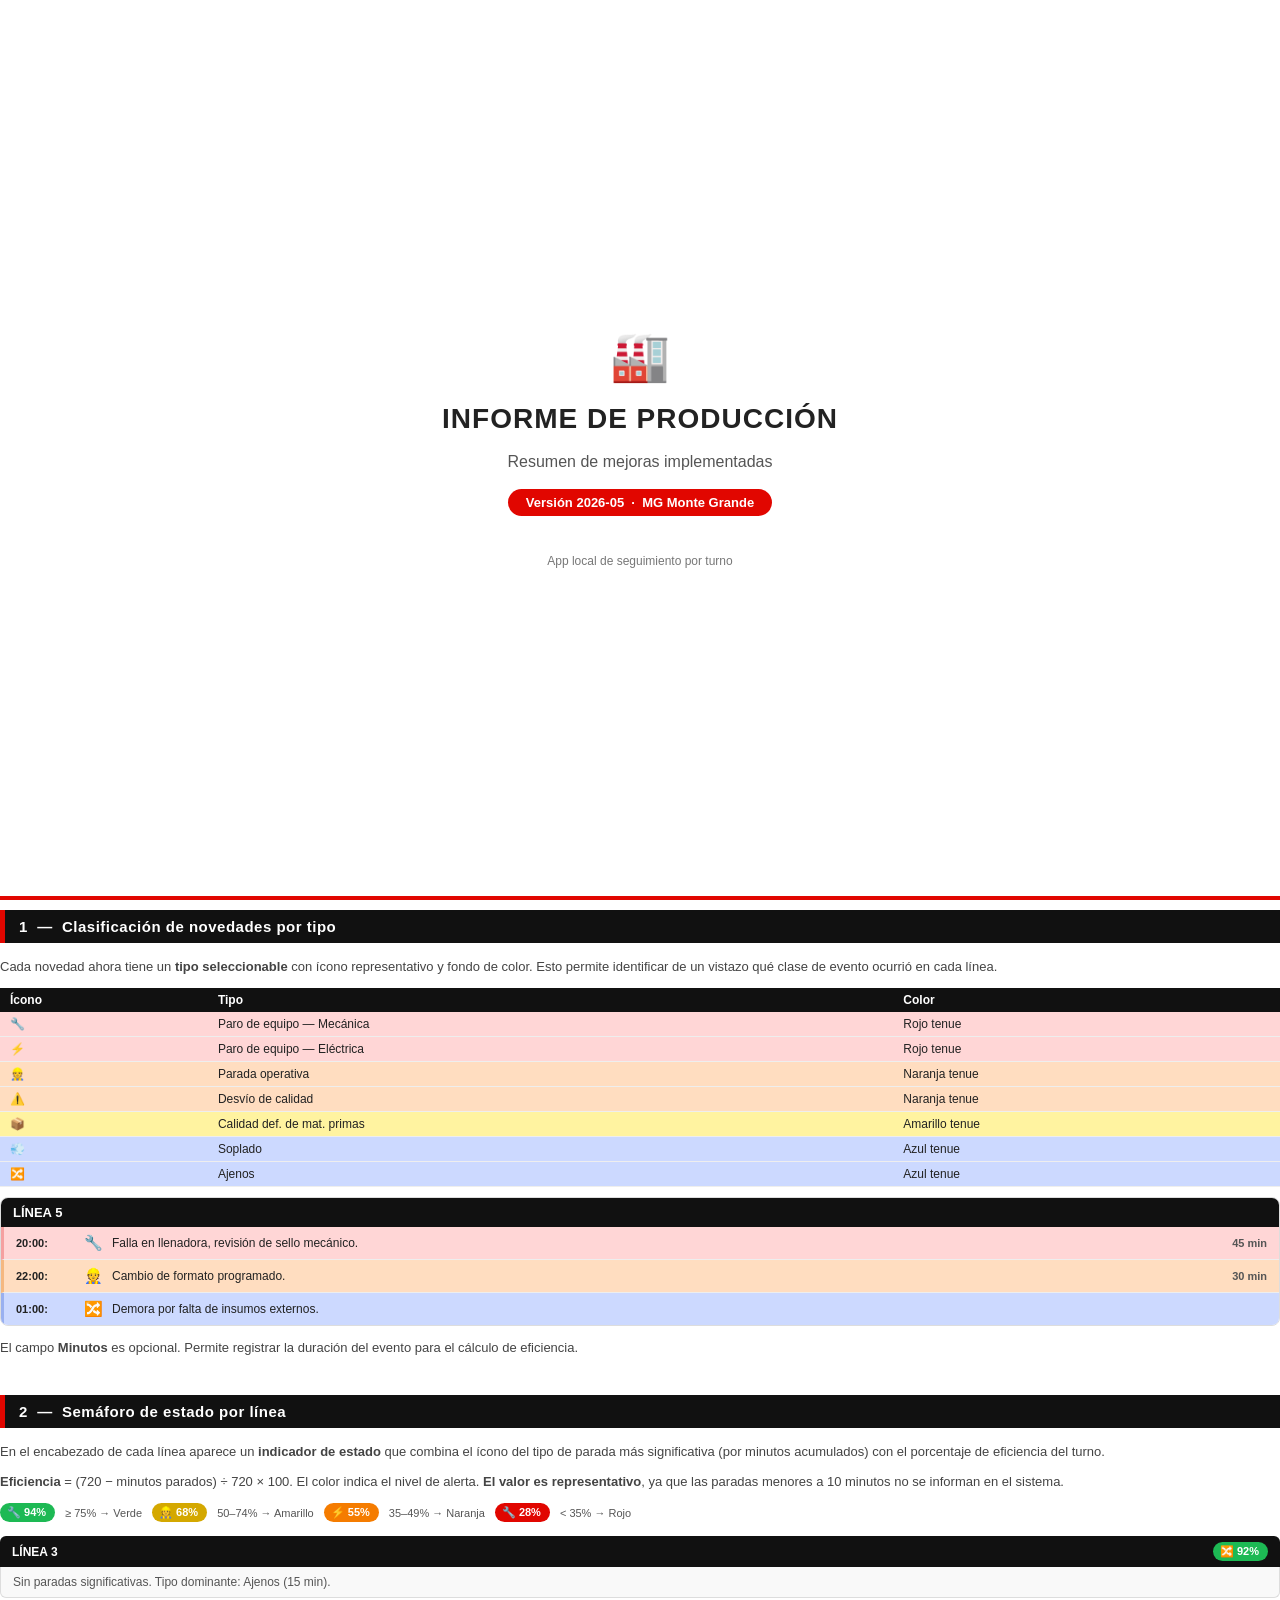
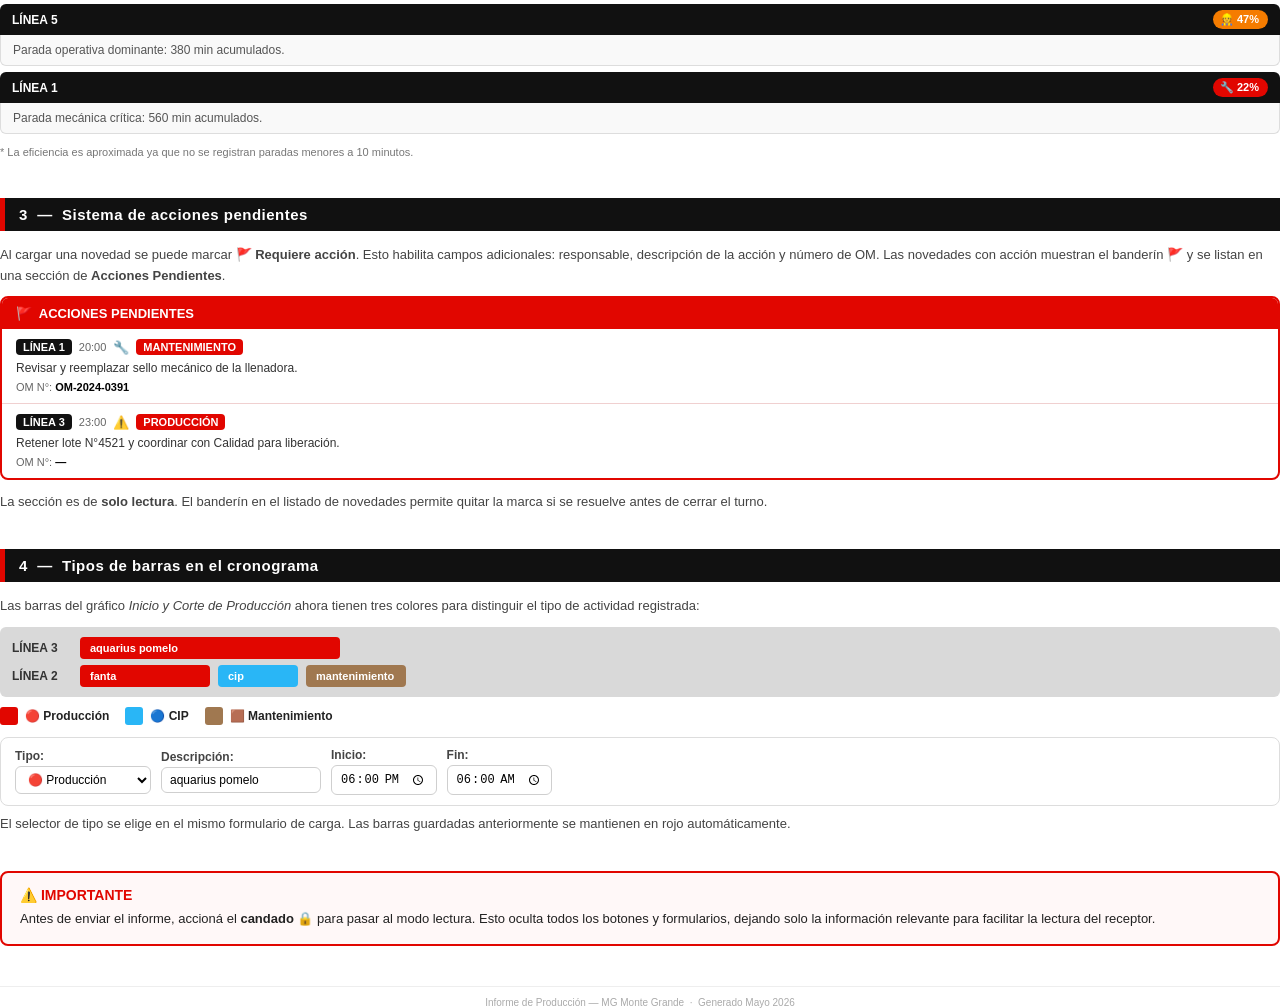
<file: release-notes.html>
<!DOCTYPE html>
<html lang="es">
<head>
<meta charset="UTF-8"/>
<title>Novedades de la App — Release Notes</title>
<style>
  @page { size: A4; margin: 18mm 18mm 18mm 18mm; }
  * { box-sizing: border-box; margin: 0; padding: 0; }
  body { font-family: Arial, sans-serif; font-size: 13px; color: #222; background: #fff; }

  .cover {
    display: flex; flex-direction: column; justify-content: center; align-items: center;
    min-height: 100vh; text-align: center; gap: 18px;
    border-bottom: 4px solid #e10600;
    page-break-after: always;
  }
  .cover-logo { width: 110px; }
  .cover h1 { font-size: 28px; font-weight: 900; letter-spacing: 1px; }
  .cover h2 { font-size: 16px; font-weight: 400; color: #555; }
  .cover .badge {
    background: #e10600; color: #fff;
    padding: 6px 18px; border-radius: 20px;
    font-size: 13px; font-weight: 700;
  }

  .seccion { page-break-inside: avoid; margin-bottom: 36px; }
  .seccion h2 {
    background: #111; color: #fff;
    padding: 8px 14px; font-size: 15px; letter-spacing: .5px;
    border-left: 5px solid #e10600; margin-bottom: 14px;
  }
  .seccion p { line-height: 1.6; color: #444; margin-bottom: 10px; }

  /* ---- Mockup general ---- */
  .mockup { border: 1.5px solid #ddd; border-radius: 8px; overflow: hidden; margin-bottom: 12px; }
  .mockup-header {
    background: #111; color: #fff;
    padding: 7px 12px; font-weight: 700; font-size: 13px;
    display: flex; justify-content: space-between; align-items: center;
  }

  /* ---- Novedades tipos ---- */
  .nv-item {
    display: grid;
    grid-template-columns: 58px 26px 1fr 52px;
    gap: 6px; padding: 7px 12px; align-items: center;
    font-size: 12px; border-bottom: 1px solid #eee;
  }
  .nv-item:last-child { border-bottom: none; }
  .nv-hora { font-weight: 700; font-size: 11px; }
  .nv-icon { font-size: 15px; text-align: center; }
  .nv-min  { font-size: 11px; font-weight: 700; color: #555; text-align: right; }
  .t-red    { background: #ffd6d6; border-left: 3px solid #f5a0a0; }
  .t-orange { background: #ffddc0; border-left: 3px solid #f5b880; }
  .t-yellow { background: #fff3a0; border-left: 3px solid #e0cc50; }
  .t-blue   { background: #ccd9ff; border-left: 3px solid #99b0f0; }

  .tipo-tabla { width: 100%; border-collapse: collapse; font-size: 12px; margin-bottom: 10px; }
  .tipo-tabla th { background: #111; color: #fff; padding: 5px 10px; text-align: left; }
  .tipo-tabla td { padding: 5px 10px; border-bottom: 1px solid #eee; }
  .dot-red    { background: #ffd6d6; } .dot-orange { background: #ffddc0; }
  .dot-yellow { background: #fff3a0; } .dot-blue   { background: #ccd9ff; }

  /* ---- Semáforo ---- */
  .sem-card { margin-bottom: 6px; }
  .sem-card-head {
    background: #111; color: #fff;
    padding: 6px 12px; font-weight: 700; font-size: 12px;
    display: flex; justify-content: space-between; align-items: center;
    border-radius: 6px 6px 0 0;
  }
  .sem-dot {
    display: inline-flex; align-items: center; gap: 4px;
    border-radius: 20px; padding: 3px 9px 3px 7px;
    font-size: 11px; font-weight: 700;
  }
  .s-verde   { background: #1db954; color: #fff; }
  .s-amarillo{ background: #d4a800; color: #fff; }
  .s-naranja { background: #f57c00; color: #fff; }
  .s-rojo    { background: #e10600; color: #fff; }
  .sem-body  { background: #f9f9f9; border: 1px solid #ddd; border-top: none; border-radius: 0 0 6px 6px; padding: 8px 12px; font-size: 12px; color: #555; }

  /* ---- Acciones ---- */
  .acc-seccion { border: 2px solid #e10600; border-radius: 8px; overflow: hidden; margin-bottom: 12px; }
  .acc-head { background: #e10600; color: #fff; padding: 8px 14px; font-size: 13px; font-weight: 700; }
  .acc-item { padding: 10px 14px; border-bottom: 1px solid #f0d0d0; }
  .acc-item:last-child { border-bottom: none; }
  .acc-meta { display: flex; gap: 7px; align-items: center; margin-bottom: 5px; flex-wrap: wrap; }
  .acc-tag  { font-size: 11px; font-weight: 700; padding: 2px 7px; border-radius: 4px; }
  .acc-linea-tag { background: #111; color: #fff; }
  .acc-hora-tag  { color: #666; font-size: 11px; }
  .acc-resp-tag  { background: #e10600; color: #fff; }
  .acc-texto { font-size: 12px; color: #333; line-height: 1.4; margin-bottom: 4px; }
  .acc-om    { font-size: 11px; color: #666; }
  .acc-om strong { color: #000; }

  /* ---- Cronograma colores ---- */
  .cg-demo { background: #d9d9d9; padding: 10px 12px; border-radius: 6px; margin-bottom: 10px; }
  .cg-row-demo { display: flex; align-items: center; gap: 8px; margin-bottom: 6px; font-size: 12px; font-weight: 700; }
  .cg-row-demo:last-child { margin-bottom: 0; }
  .cg-linea-label { width: 60px; color: #333; }
  .cg-bar-demo {
    height: 22px; border-radius: 4px; display: flex; align-items: center;
    padding: 0 10px; font-size: 11px; font-weight: 700; color: #fff;
  }
  .bar-rojo    { background: #e10600; }
  .bar-celeste { background: #29b6f6; }
  .bar-marron  { background: #a07850; }

  .cg-form-demo {
    border: 1.5px solid #ddd; border-radius: 8px; padding: 10px 14px;
    font-size: 12px; display: flex; gap: 10px; flex-wrap: wrap; align-items: center;
  }
  .cg-form-demo label { font-weight: 700; color: #444; display: flex; flex-direction: column; gap: 3px; }
  .cg-form-demo select, .cg-form-demo input {
    border: 1px solid #cfcfcf; border-radius: 6px; padding: 5px 8px; font-size: 12px; background: #fff;
  }

  /* ---- Pie de página ---- */
  .footer { text-align: center; font-size: 10px; color: #aaa; margin-top: 40px; border-top: 1px solid #eee; padding-top: 10px; }
</style>
</head>
<body>

<!-- ===== PORTADA ===== -->
<div class="cover">
  <div style="font-size:48px;">🏭</div>
  <h1>INFORME DE PRODUCCIÓN</h1>
  <h2>Resumen de mejoras implementadas</h2>
  <div class="badge">Versión 2026-05 &nbsp;·&nbsp; MG Monte Grande</div>
  <p style="color:#777;font-size:12px;margin-top:20px;">App local de seguimiento por turno</p>
</div>

<!-- ===== CONTENIDO ===== -->
<div style="padding-top: 10px;">

<!-- 1. CLASIFICACIÓN DE NOVEDADES -->
<div class="seccion">
  <h2>1 &nbsp;— &nbsp;Clasificación de novedades por tipo</h2>
  <p>Cada novedad ahora tiene un <strong>tipo seleccionable</strong> con ícono representativo y fondo de color. Esto permite identificar de un vistazo qué clase de evento ocurrió en cada línea.</p>

  <table class="tipo-tabla">
    <thead><tr><th>Ícono</th><th>Tipo</th><th>Color</th></tr></thead>
    <tbody>
      <tr class="dot-red">   <td>🔧</td><td>Paro de equipo — Mecánica</td>  <td>Rojo tenue</td></tr>
      <tr class="dot-red">   <td>⚡</td><td>Paro de equipo — Eléctrica</td> <td>Rojo tenue</td></tr>
      <tr class="dot-orange"><td>👷</td><td>Parada operativa</td>            <td>Naranja tenue</td></tr>
      <tr class="dot-orange"><td>⚠️</td><td>Desvío de calidad</td>           <td>Naranja tenue</td></tr>
      <tr class="dot-yellow"><td>📦</td><td>Calidad def. de mat. primas</td> <td>Amarillo tenue</td></tr>
      <tr class="dot-blue">  <td>💨</td><td>Soplado</td>                     <td>Azul tenue</td></tr>
      <tr class="dot-blue">  <td>🔀</td><td>Ajenos</td>                      <td>Azul tenue</td></tr>
    </tbody>
  </table>

  <div class="mockup">
    <div class="mockup-header"><span>LÍNEA 5</span></div>
    <div class="nv-item t-red">
      <span class="nv-hora">20:00:</span>
      <span class="nv-icon">🔧</span>
      <span>Falla en llenadora, revisión de sello mecánico.</span>
      <span class="nv-min">45 min</span>
    </div>
    <div class="nv-item t-orange">
      <span class="nv-hora">22:00:</span>
      <span class="nv-icon">👷</span>
      <span>Cambio de formato programado.</span>
      <span class="nv-min">30 min</span>
    </div>
    <div class="nv-item t-blue">
      <span class="nv-hora">01:00:</span>
      <span class="nv-icon">🔀</span>
      <span>Demora por falta de insumos externos.</span>
      <span class="nv-min"></span>
    </div>
  </div>

  <p>El campo <strong>Minutos</strong> es opcional. Permite registrar la duración del evento para el cálculo de eficiencia.</p>
</div>

<!-- 2. SEMÁFORO DE LÍNEAS -->
<div class="seccion">
  <h2>2 &nbsp;— &nbsp;Semáforo de estado por línea</h2>
  <p>En el encabezado de cada línea aparece un <strong>indicador de estado</strong> que combina el ícono del tipo de parada más significativa (por minutos acumulados) con el porcentaje de eficiencia del turno.</p>
  <p><strong>Eficiencia</strong> = (720 − minutos parados) ÷ 720 × 100. El color indica el nivel de alerta. <strong>El valor es representativo</strong>, ya que las paradas menores a 10 minutos no se informan en el sistema.</p>

  <div style="display:flex;gap:10px;flex-wrap:wrap;margin-bottom:14px;">
    <span class="sem-dot s-verde">🔧 94%</span>
    <span style="font-size:11px;color:#555;align-self:center;">≥ 75% → Verde</span>
    <span class="sem-dot s-amarillo">👷 68%</span>
    <span style="font-size:11px;color:#555;align-self:center;">50–74% → Amarillo</span>
    <span class="sem-dot s-naranja">⚡ 55%</span>
    <span style="font-size:11px;color:#555;align-self:center;">35–49% → Naranja</span>
    <span class="sem-dot s-rojo">🔧 28%</span>
    <span style="font-size:11px;color:#555;align-self:center;">< 35% → Rojo</span>
  </div>

  <div class="sem-card">
    <div class="sem-card-head">LÍNEA 3 <span class="sem-dot s-verde">🔀 92%</span></div>
    <div class="sem-body">Sin paradas significativas. Tipo dominante: Ajenos (15 min).</div>
  </div>
  <div class="sem-card">
    <div class="sem-card-head">LÍNEA 5 <span class="sem-dot s-naranja">👷 47%</span></div>
    <div class="sem-body">Parada operativa dominante: 380 min acumulados.</div>
  </div>
  <div class="sem-card">
    <div class="sem-card-head">LÍNEA 1 <span class="sem-dot s-rojo">🔧 22%</span></div>
    <div class="sem-body">Parada mecánica crítica: 560 min acumulados.</div>
  </div>

  <p style="margin-top:10px;font-size:11px;color:#777;">* La eficiencia es aproximada ya que no se registran paradas menores a 10 minutos.</p>
</div>

<!-- 3. ACCIONES PENDIENTES -->
<div class="seccion">
  <h2>3 &nbsp;— &nbsp;Sistema de acciones pendientes</h2>
  <p>Al cargar una novedad se puede marcar <strong>🚩 Requiere acción</strong>. Esto habilita campos adicionales: responsable, descripción de la acción y número de OM. Las novedades con acción muestran el banderín 🚩 y se listan en una sección de <strong>Acciones Pendientes</strong>.</p>

  <div class="acc-seccion">
    <div class="acc-head">🚩 &nbsp;ACCIONES PENDIENTES</div>
    <div class="acc-item">
      <div class="acc-meta">
        <span class="acc-tag acc-linea-tag">LÍNEA 1</span>
        <span class="acc-hora-tag">20:00</span>
        <span>🔧</span>
        <span class="acc-tag acc-resp-tag">MANTENIMIENTO</span>
      </div>
      <div class="acc-texto">Revisar y reemplazar sello mecánico de la llenadora.</div>
      <div class="acc-om">OM N°: <strong>OM-2024-0391</strong></div>
    </div>
    <div class="acc-item">
      <div class="acc-meta">
        <span class="acc-tag acc-linea-tag">LÍNEA 3</span>
        <span class="acc-hora-tag">23:00</span>
        <span>⚠️</span>
        <span class="acc-tag acc-resp-tag">PRODUCCIÓN</span>
      </div>
      <div class="acc-texto">Retener lote N°4521 y coordinar con Calidad para liberación.</div>
      <div class="acc-om">OM N°: <strong>—</strong></div>
    </div>
  </div>

  <p>La sección es de <strong>solo lectura</strong>. El banderín en el listado de novedades permite quitar la marca si se resuelve antes de cerrar el turno.</p>
</div>

<!-- 4. COLORES EN CRONOGRAMA -->
<div class="seccion">
  <h2>4 &nbsp;— &nbsp;Tipos de barras en el cronograma</h2>
  <p>Las barras del gráfico <em>Inicio y Corte de Producción</em> ahora tienen tres colores para distinguir el tipo de actividad registrada:</p>

  <div class="cg-demo">
    <div class="cg-row-demo">
      <span class="cg-linea-label">LÍNEA 3</span>
      <div class="cg-bar-demo bar-rojo" style="width:260px;">aquarius pomelo</div>
    </div>
    <div class="cg-row-demo">
      <span class="cg-linea-label">LÍNEA 2</span>
      <div class="cg-bar-demo bar-rojo" style="width:130px;">fanta</div>
      <div class="cg-bar-demo bar-celeste" style="width:80px;">cip</div>
      <div class="cg-bar-demo bar-marron" style="width:100px;">mantenimiento</div>
    </div>
  </div>

  <div style="display:flex;gap:16px;flex-wrap:wrap;margin-bottom:12px;">
    <div style="display:flex;align-items:center;gap:7px;">
      <div style="width:18px;height:18px;background:#e10600;border-radius:3px;"></div>
      <span style="font-size:12px;font-weight:700;">🔴 Producción</span>
    </div>
    <div style="display:flex;align-items:center;gap:7px;">
      <div style="width:18px;height:18px;background:#29b6f6;border-radius:3px;"></div>
      <span style="font-size:12px;font-weight:700;">🔵 CIP</span>
    </div>
    <div style="display:flex;align-items:center;gap:7px;">
      <div style="width:18px;height:18px;background:#a07850;border-radius:3px;"></div>
      <span style="font-size:12px;font-weight:700;">🟫 Mantenimiento</span>
    </div>
  </div>

  <div class="cg-form-demo">
    <label>Tipo:
      <select><option>🔴 Producción</option><option>🔵 CIP</option><option>🟫 Mantenimiento</option></select>
    </label>
    <label>Descripción: <input type="text" value="aquarius pomelo" style="width:160px;"/></label>
    <label>Inicio: <input type="time" value="18:00"/></label>
    <label>Fin: <input type="time" value="06:00"/></label>
  </div>
  <p style="margin-top:8px;">El selector de tipo se elige en el mismo formulario de carga. Las barras guardadas anteriormente se mantienen en rojo automáticamente.</p>
</div>

<div style="border: 2.5px solid #e10600; border-radius: 8px; padding: 14px 18px; margin-top: 10px; background: #fff8f8; page-break-inside: avoid;">
  <p style="font-size:14px; font-weight:900; color:#e10600; margin-bottom:6px;">⚠️ IMPORTANTE</p>
  <p style="font-size:13px; line-height:1.6; color:#222;">Antes de enviar el informe, accioná el <strong>candado 🔒</strong> para pasar al modo lectura. Esto oculta todos los botones y formularios, dejando solo la información relevante para facilitar la lectura del receptor.</p>
</div>

<div class="footer">
  Informe de Producción — MG Monte Grande &nbsp;·&nbsp; Generado Mayo 2026
</div>

</div>
</body>
</html>
</file>
